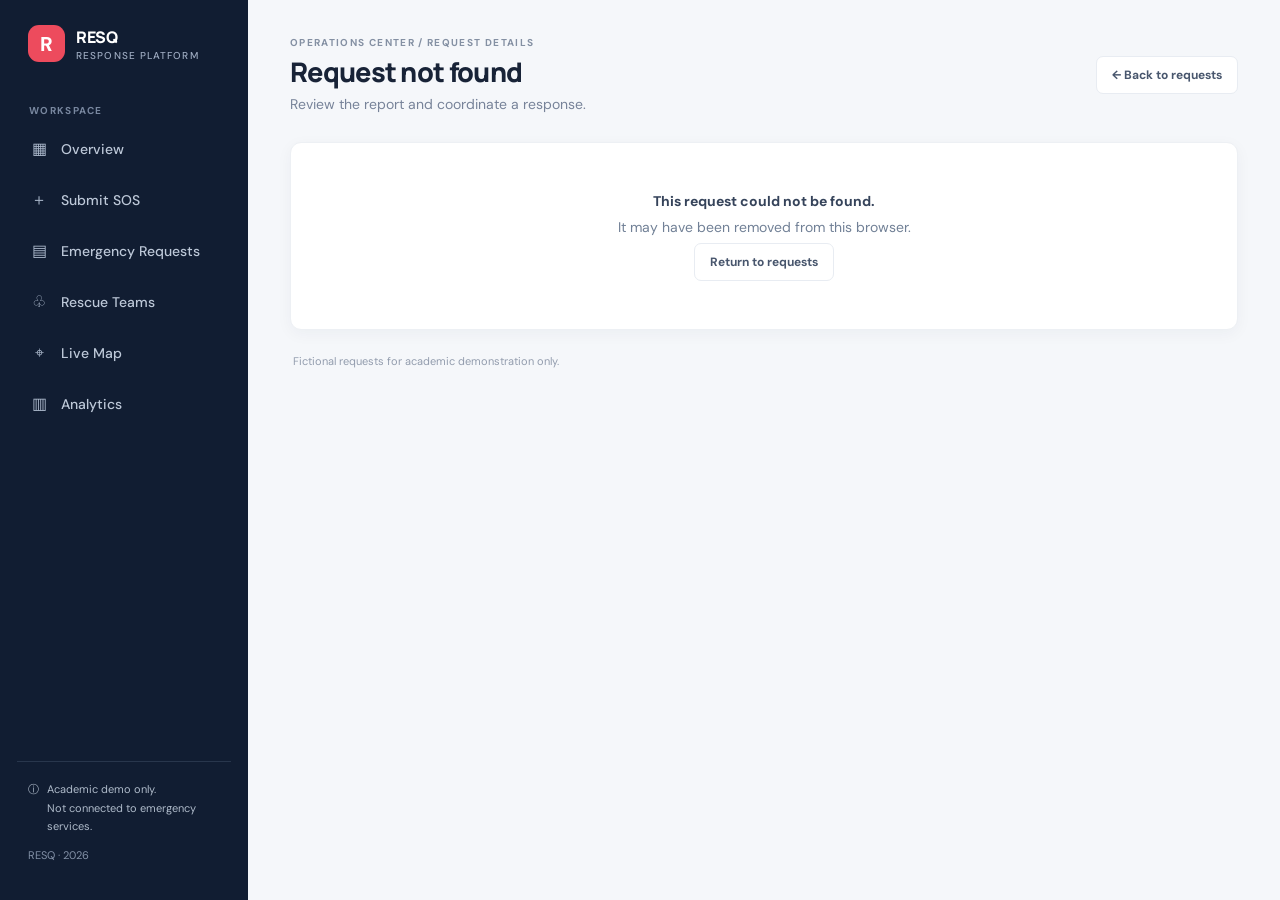
<file: FRONTEND/request-details.html>
<!doctype html>
<html lang="en"><head><meta charset="utf-8"><meta name="viewport" content="width=device-width,initial-scale=1"><title>Request Details | RESQ</title><link href="https://fonts.googleapis.com/css2?family=DM+Sans:wght@400;500;600;700&family=Manrope:wght@500;600;700;800&display=swap" rel="stylesheet"><link rel="stylesheet" href="css/style.css"><link rel="stylesheet" href="css/responsive.css"><script defer src="js/sample-data.js"></script><script defer src="js/app.js"></script><script defer src="js/request-details.js"></script></head>
<body data-page="details"><div id="app-shell"></div><main class="main-content"><header class="page-header"><div><p class="eyebrow">OPERATIONS CENTER / REQUEST DETAILS</p><h1 id="details-title">Request details</h1><p class="muted">Review the report and coordinate a response.</p></div><a class="button button-secondary" href="requests.html">← Back to requests</a></header><div id="details-content"></div><footer class="page-footer">Fictional requests for academic demonstration only.</footer></main><div id="toast-region" class="toast-region" aria-live="polite"></div></body></html>
</file>
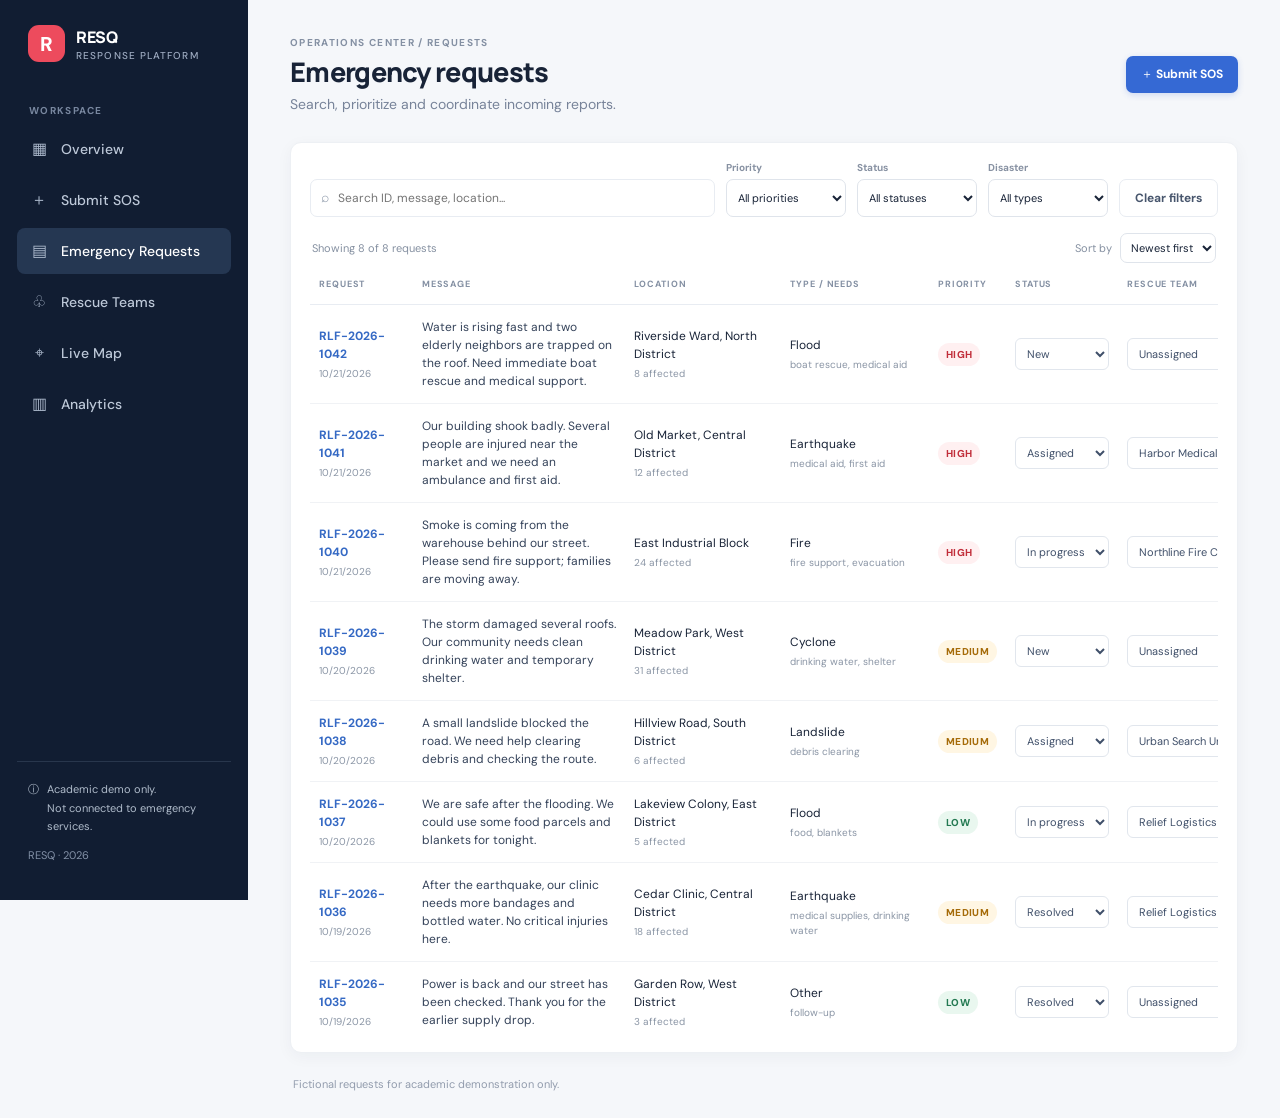
<file: FRONTEND/requests.html>
<!doctype html>
<html lang="en"><head><meta charset="utf-8"><meta name="viewport" content="width=device-width,initial-scale=1"><title>Emergency Requests | RESQ</title><link href="https://fonts.googleapis.com/css2?family=DM+Sans:wght@400;500;600;700&family=Manrope:wght@500;600;700;800&display=swap" rel="stylesheet"><link rel="stylesheet" href="css/style.css"><link rel="stylesheet" href="css/responsive.css"><script defer src="js/sample-data.js"></script><script defer src="js/app.js"></script><script defer src="js/requests.js"></script></head>
<body data-page="requests"><div id="app-shell"></div><main class="main-content"><header class="page-header"><div><p class="eyebrow">OPERATIONS CENTER / REQUESTS</p><h1>Emergency requests</h1><p class="muted">Search, prioritize and coordinate incoming reports.</p></div><a class="button button-primary" href="index.html#submit-sos">＋ Submit SOS</a></header>
<section class="panel table-panel"><div class="filter-bar"><label class="search-field"><span aria-hidden="true">⌕</span><input id="request-search" type="search" placeholder="Search ID, message, location..." aria-label="Search requests"></label><label class="filter-field">Priority<select id="priority-filter"><option value="">All priorities</option><option>HIGH</option><option>MEDIUM</option><option>LOW</option></select></label><label class="filter-field">Status<select id="status-filter"><option value="">All statuses</option><option>New</option><option>Assigned</option><option>In progress</option><option>Resolved</option></select></label><label class="filter-field">Disaster<select id="disaster-filter"><option value="">All types</option></select></label><button id="clear-filters" class="button button-secondary" type="button">Clear filters</button></div><div class="table-meta"><span id="request-count"></span><label>Sort by<select id="sort-requests"><option value="newest">Newest first</option><option value="priority">Priority</option><option value="oldest">Oldest first</option></select></label></div><div class="table-scroll"><table><thead><tr><th>REQUEST</th><th>MESSAGE</th><th>LOCATION</th><th>TYPE / NEEDS</th><th>PRIORITY</th><th>STATUS</th><th>RESCUE TEAM</th></tr></thead><tbody id="requests-table"></tbody></table></div><div id="requests-empty" class="empty-state" hidden><strong>No requests match these filters</strong><p>Try changing the search or filter criteria.</p></div></section><footer class="page-footer">Fictional requests for academic demonstration only.</footer></main><div id="toast-region" class="toast-region" aria-live="polite"></div></body></html>
</file>
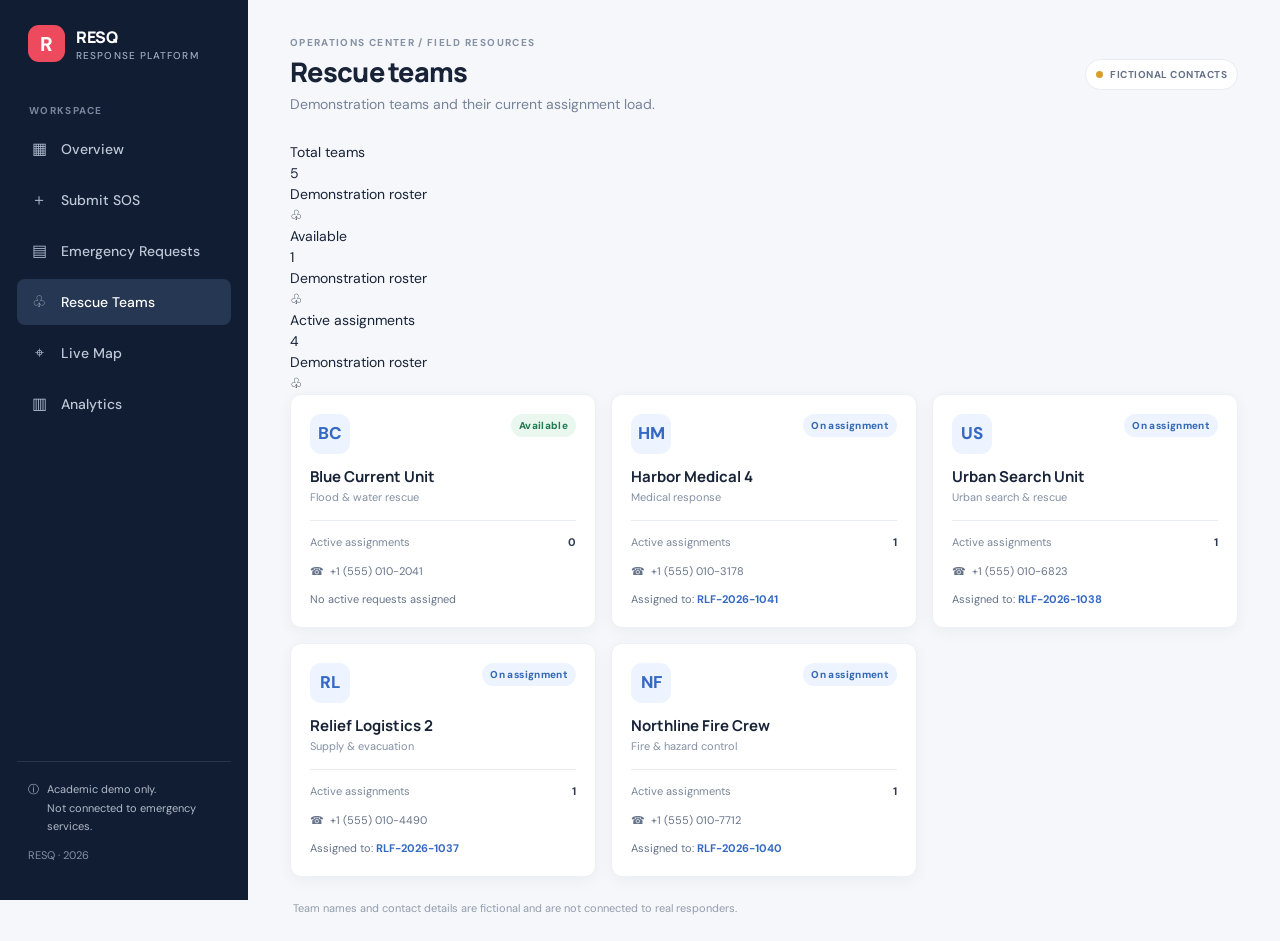
<file: FRONTEND/rescue-teams.html>
<!doctype html>
<html lang="en"><head><meta charset="utf-8"><meta name="viewport" content="width=device-width,initial-scale=1"><title>Rescue Teams | RESQ</title><link href="https://fonts.googleapis.com/css2?family=DM+Sans:wght@400;500;600;700&family=Manrope:wght@500;600;700;800&display=swap" rel="stylesheet"><link rel="stylesheet" href="css/style.css"><link rel="stylesheet" href="css/responsive.css"><script defer src="js/sample-data.js"></script><script defer src="js/app.js"></script><script defer src="js/rescue-teams.js"></script></head>
<body data-page="teams"><div id="app-shell"></div><main class="main-content"><header class="page-header"><div><p class="eyebrow">OPERATIONS CENTER / FIELD RESOURCES</p><h1>Rescue teams</h1><p class="muted">Demonstration teams and their current assignment load.</p></div><span class="demo-pill"><span></span> FICTIONAL CONTACTS</span></header><section class="stats-grid compact-stats" id="team-summary"></section><section id="teams-grid" class="teams-grid"></section><footer class="page-footer">Team names and contact details are fictional and are not connected to real responders.</footer></main><div id="toast-region" class="toast-region" aria-live="polite"></div></body></html>
</file>
<file: FRONTEND/css/style.css>
:root{--navy:#111d32;--navy-2:#1a2942;--ink:#182337;--muted:#778399;--line:#e8ecf2;--surface:#fff;--canvas:#f5f7fa;--blue:#3569d4;--blue-light:#edf3ff;--red:#d83f4f;--red-bg:#fff0f1;--amber:#b9780b;--amber-bg:#fff6e3;--green:#25825a;--green-bg:#e9f7ef;--shadow:0 4px 16px rgba(22,38,65,.045);font-family:"DM Sans",Arial,sans-serif;color:var(--ink);font-synthesis:none}*{box-sizing:border-box}body{margin:0;background:var(--canvas);font-size:14px;line-height:1.5}.sidebar{position:fixed;inset:0 auto 0 0;width:248px;background:var(--navy);color:#fff;padding:25px 17px;display:flex;flex-direction:column;z-index:20}.brand{display:flex;gap:11px;align-items:center;padding:0 11px 29px;color:white;text-decoration:none}.brand-mark{display:grid;place-items:center;width:37px;height:37px;border-radius:11px;background:#ed4b5d;color:white;font-weight:800;font-size:20px}.brand-name{font:800 16px Manrope,sans-serif;letter-spacing:-.3px}.brand-sub{display:block;color:#9daac0;font:500 10px "DM Sans",sans-serif;letter-spacing:1.1px;margin-top:1px}.nav-label{color:#78879f;font-size:10px;font-weight:700;letter-spacing:1.3px;padding:12px 12px 8px}.nav-links{display:grid;gap:5px}.nav-links a{display:flex;align-items:center;gap:12px;color:#bdc8d8;padding:11px 12px;border-radius:8px;text-decoration:none;font-weight:500;transition:background .15s,color .15s}.nav-links a:hover,.nav-links a.active{background:#253752;color:#fff}.nav-icon{width:20px;text-align:center;color:#aab7ca;font-size:16px}.sidebar-bottom{margin-top:auto;border-top:1px solid #28364c;padding:18px 11px 0;color:#8391a7;font-size:11px;line-height:1.65}.demo-safe{display:flex;gap:8px;align-items:flex-start;color:#afbbca}.main-content{margin-left:248px;padding:34px 42px 25px;max-width:1700px;min-height:100vh}.page-header{display:flex;justify-content:space-between;align-items:center;gap:20px;margin:1px 0 27px}.page-header h1{font:800 27px/1.25 Manrope,sans-serif;letter-spacing:-.7px;margin:5px 0}.eyebrow{font-size:10px;color:#8490a3;letter-spacing:1.35px;font-weight:700;margin:0}.muted{color:var(--muted);margin:4px 0 0}.header-actions{display:flex;align-items:center;gap:14px}.demo-pill{display:inline-flex;align-items:center;gap:7px;background:#fff;border:1px solid var(--line);border-radius:99px;padding:7px 10px;color:#657287;font-size:10px;font-weight:700;letter-spacing:.5px;white-space:nowrap}.demo-pill span{width:7px;height:7px;background:#d89e2a;border-radius:50%}.button{display:inline-flex;align-items:center;justify-content:center;border:0;border-radius:7px;padding:10px 15px;text-decoration:none;font:700 12px "DM Sans",sans-serif;cursor:pointer;transition:filter .15s,transform .15s}.button:hover{filter:brightness(.96)}.button:active{transform:translateY(1px)}.button-primary{background:var(--blue);color:white;box-shadow:0 2px 6px #3569d433}.button-secondary{background:#fff;color:#48566d;border:1px solid var(--line)}.panel{background:var(--surface);border:1px solid #edf0f4;border-radius:11px;box-shadow:var(--shadow)}.panel-heading{display:flex;align-items:center;justify-content:space-between;gap:16px}.panel-heading h2{font:700 15px Manrope,sans-serif;margin:0;color:#1e2b40}.panel-heading p{margin:4px 0 0;color:var(--muted);font-size:12px}.panel-heading>a{color:var(--blue);text-decoration:none;font-weight:600;font-size:12px;white-space:nowrap}.page-footer{padding:23px 3px 0;color:#929cad;font-size:11px}.field{display:grid;gap:6px;font-size:12px;font-weight:700;color:#435069}.field input,.field select,.field textarea,.filter-field select,.table-meta select{width:100%;border:1px solid #dfe4eb;border-radius:7px;background:#fff;padding:10px 11px;color:var(--ink);font:400 13px "DM Sans",sans-serif;outline:none}.field textarea{resize:vertical;min-height:88px}.field input:focus,.field select:focus,.field textarea:focus,.filter-field select:focus,.search-field input:focus{border-color:#7e9ee8;box-shadow:0 0 0 3px #3569d41a}.field small{font-weight:400;color:#8994a5;font-size:10px}.required{color:var(--red)}.form-grid{display:grid;grid-template-columns:1fr 1fr;gap:16px 18px}.field-wide{grid-column:1/-1}.toast-region{position:fixed;right:22px;bottom:22px;display:grid;gap:9px;z-index:50}.toast{background:#172943;color:white;padding:12px 16px;border-radius:8px;box-shadow:0 6px 20px #0d1d3533;max-width:360px;font-size:13px;animation:toast-in .2s ease-out}.toast.error{background:#a93240}@keyframes toast-in{from{opacity:0;transform:translateY(8px)}to{opacity:1;transform:none}}.priority-badge,.status-badge{display:inline-flex;align-items:center;border-radius:99px;padding:4px 8px;font-size:10px;font-weight:800;letter-spacing:.35px;white-space:nowrap}.priority-high{color:#c12e3b;background:var(--red-bg)}.priority-medium{color:#a56b09;background:var(--amber-bg)}.priority-low{color:#247a52;background:var(--green-bg)}.status-new{color:#a56b09;background:var(--amber-bg)}.status-assigned{color:#3569b7;background:#edf4ff}.status-in-progress{color:#7653aa;background:#f2edfb}.status-resolved{color:#247a52;background:var(--green-bg)}.table-panel{padding:17px 19px 10px}.table-scroll{width:100%;overflow-x:auto}table{width:100%;border-collapse:collapse;text-align:left;min-width:960px}th{font-size:9px;letter-spacing:.9px;color:#8490a3;text-transform:uppercase;padding:13px 9px;border-bottom:1px solid var(--line);white-space:nowrap}td{padding:13px 9px;border-bottom:1px solid #f0f2f5;vertical-align:middle;font-size:12px}tbody tr:last-child td{border-bottom:0}.request-link{color:#3569c4;text-decoration:none;font-weight:700}.request-link:hover{text-decoration:underline}.table-message{max-width:240px;color:#35435a}.table-secondary{color:#8a95a5;font-size:10px;margin-top:3px}.table-select{max-width:160px;border:1px solid #e1e6ed;background:white;border-radius:6px;padding:7px;font:11px "DM Sans",sans-serif;color:#40506a}.filter-bar{display:flex;align-items:end;gap:11px;flex-wrap:wrap}.search-field{display:flex;align-items:center;gap:7px;flex:1;min-width:220px;border:1px solid var(--line);border-radius:7px;padding:0 10px;background:white;height:38px;color:#8793a5}.search-field input{width:100%;border:0;outline:0;background:transparent;font:12px "DM Sans",sans-serif;color:var(--ink)}.filter-field{display:grid;gap:4px;color:#8791a2;font-size:10px;font-weight:700}.filter-field select{width:auto;min-width:120px;height:38px;padding:7px;font-size:11px}.filter-bar>.button{height:38px}.table-meta{display:flex;justify-content:space-between;align-items:center;color:#8590a1;font-size:11px;padding:16px 2px 2px}.table-meta label{display:flex;align-items:center;gap:8px}.table-meta select{width:auto;padding:6px;font-size:11px}.empty-state{text-align:center;padding:48px 16px;color:#718096}.empty-state strong{color:#35435a}.empty-state p{margin:5px 0}.detail-grid{display:grid;grid-template-columns:minmax(0,1.6fr) minmax(260px,.8fr);gap:18px}.detail-main,.detail-side{padding:21px}.detail-message{font-size:16px;line-height:1.8;color:#344157;padding:17px 0;border-bottom:1px solid var(--line)}.info-grid{display:grid;grid-template-columns:1fr 1fr;gap:16px;margin-top:18px}.info-item small{display:block;color:#8792a2;font-size:10px;text-transform:uppercase;letter-spacing:.6px;font-weight:700}.info-item strong{display:block;margin-top:5px;color:#304057;font-size:13px}.detail-side h2{font:700 15px Manrope,sans-serif;margin:0 0 17px}.control-group{display:grid;gap:7px;margin:14px 0}.control-group label{font-size:11px;color:#6f7c90;font-weight:700}.control-group select{border:1px solid var(--line);border-radius:7px;padding:9px;font:12px "DM Sans",sans-serif}.history{list-style:none;padding:0;margin:0}.history li{position:relative;margin:0 0 16px 4px;padding:0 0 0 19px;border-left:1px solid #dfe5ee;color:#3b4960;font-size:12px}.history li:before{content:"";position:absolute;left:-5px;top:4px;width:9px;height:9px;border-radius:50%;background:#4d7cdb}.history time{display:block;font-size:10px;color:#929cad;margin-top:3px}.teams-grid{display:grid;grid-template-columns:repeat(3,minmax(0,1fr));gap:15px}.team-card{padding:19px}.team-card-head{display:flex;justify-content:space-between;gap:9px;align-items:flex-start}.team-avatar{width:40px;height:40px;display:grid;place-items:center;border-radius:11px;background:#edf3ff;color:#3569c4;font-size:17px;font-weight:800}.team-card h2{font:700 15px Manrope,sans-serif;margin:12px 0 2px}.team-type{color:#8390a3;font-size:11px}.team-stats{display:flex;justify-content:space-between;border-top:1px solid var(--line);padding-top:13px;margin-top:15px;color:#7a8799;font-size:11px}.team-stats strong{color:#2d3a50}.team-contact{color:#657389;font-size:11px;margin-top:12px}.map-legend{display:flex;align-items:center;gap:22px;padding:13px 16px;margin-bottom:14px;flex-wrap:wrap;font-size:11px;color:#536178}.map-legend p{margin:0 0 0 auto;color:#8b96a6}.legend-dot{display:inline-block;width:9px;height:9px;border-radius:50%;margin-right:5px}.legend-dot.high{background:var(--red)}.legend-dot.medium{background:#e2a126}.legend-dot.low{background:#37a36d}.map-panel{padding:7px}.map-panel #incident-map{height:570px;border-radius:8px;background:#e9eef1}.classification-note{background:#f6f8fb;padding:12px;border-radius:7px;color:#69778b;font-size:11px}.classification-note strong{color:#43516a}
</file>
<file: FRONTEND/css/responsive.css>
@media(max-width:1150px){.main-content{padding:28px 26px}.sidebar{width:220px}.main-content{margin-left:220px}.teams-grid{grid-template-columns:repeat(2,minmax(0,1fr))}.stats-grid{grid-template-columns:repeat(2,1fr)}}
@media(max-width:760px){.sidebar{position:sticky;top:0;width:100%;height:auto;padding:10px 12px;display:block}.brand{padding:0 5px 9px}.brand-mark{width:32px;height:32px}.nav-label,.sidebar-bottom{display:none}.nav-links{display:flex;gap:4px;overflow-x:auto;padding-bottom:2px}.nav-links a{flex:0 0 auto;padding:8px 9px;font-size:11px;gap:6px}.nav-icon{font-size:13px;width:auto}.main-content{margin:0;padding:22px 15px 20px}.page-header{align-items:flex-start;margin-bottom:20px}.page-header h1{font-size:22px}.page-header>.button,.header-actions .button{font-size:0;padding:10px}.page-header>.button:after,.header-actions .button:after{content:"＋ SOS";font-size:11px}.header-actions{gap:6px;flex-direction:column-reverse;align-items:flex-end}.demo-pill{font-size:8px;padding:6px}.dashboard-grid,.lower-grid,.analytics-grid,.detail-grid{grid-template-columns:1fr}.stats-grid{gap:9px}.stat-card{padding:13px;min-height:95px}.stat-value{font-size:22px}.stat-label{font-size:10px}.stat-icon{width:29px;height:29px}.form-grid{grid-template-columns:1fr}.field-wide{grid-column:auto}.form-footer{align-items:flex-start;flex-direction:column}.form-footer .button{width:100%}.table-panel{padding:13px 11px 8px}.filter-bar{align-items:stretch}.search-field{min-width:100%;flex-basis:100%}.filter-field{flex:1}.filter-field select{width:100%;min-width:0}.filter-bar>.button{flex:1}.teams-grid{grid-template-columns:1fr}.compact-stats{grid-template-columns:repeat(3,1fr)}.compact-stats .stat-card{padding:10px}.compact-stats .stat-label{font-size:9px}.compact-stats .stat-value{font-size:18px}.map-legend{gap:10px}.map-legend p{flex-basis:100%;margin:0}.map-panel #incident-map{height:440px}.chart-wrap,.analytics-grid .chart-wrap{height:220px}.detail-main,.detail-side{padding:16px}.info-grid{gap:13px}}
@media(max-width:420px){.nav-links a{font-size:0}.nav-links a .nav-icon{font-size:16px}.nav-links a{min-width:39px;justify-content:center}.stats-grid{grid-template-columns:1fr 1fr}.header-actions .demo-pill{display:none}.compact-stats{grid-template-columns:1fr}.page-header h1{font-size:20px}}
</file>
